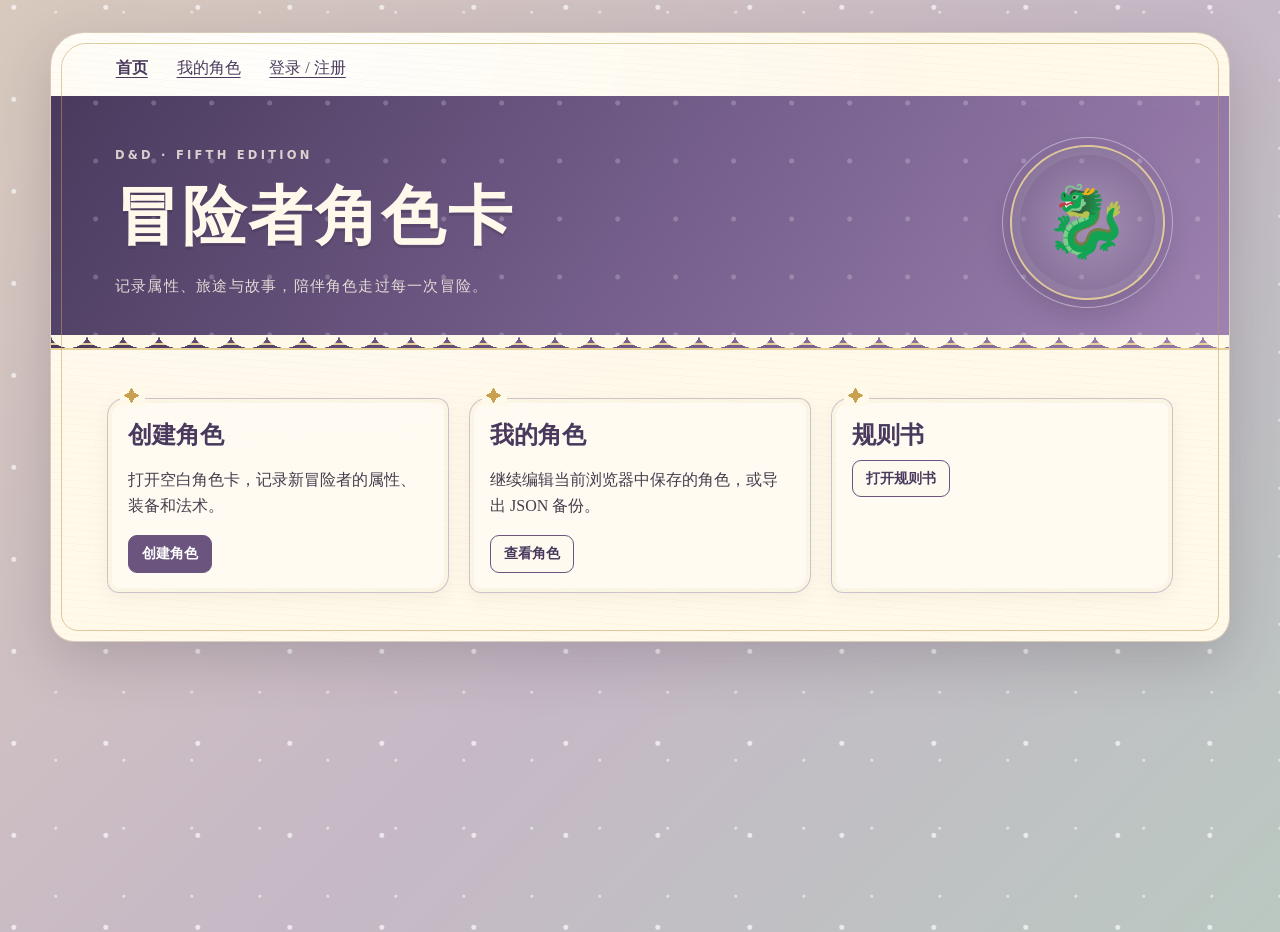
<file: index.html>
<!doctype html>
<html lang="zh-CN">
<head>
  <meta charset="utf-8">
  <meta name="viewport" content="width=device-width, initial-scale=1">
  <title>冒险者角色卡</title>
  <link rel="stylesheet" href="css/site.css">
</head>
<body>
  <main class="sheet">
    <nav aria-label="网站导航"><a aria-current="page" href="index.html">首页</a><a href="characters.html">我的角色</a><a href="account.html">登录 / 注册</a></nav>
    <header class="hero">
      <div><p class="eyebrow">D&D · FIFTH EDITION</p><h1>冒险者角色卡</h1><p class="hero-note">记录属性、旅途与故事，陪伴角色走过每一次冒险。</p></div>
      <div class="dragon" aria-hidden="true">🐉</div>
    </header>
    <section class="content grid" aria-label="角色卡工具">
      <article class="panel"><h2>创建角色</h2><p>打开空白角色卡，记录新冒险者的属性、装备和法术。</p><a class="button primary" href="character.html?mode=new">创建角色</a></article>
      <article class="panel"><h2>我的角色</h2><p>继续编辑当前浏览器中保存的角色，或导出 JSON 备份。</p><a class="button" href="characters.html">查看角色</a></article>
      <article class="panel"><h2>规则书</h2><a class="button" href="rules.html">打开规则书</a></article>
    </section>
  </main>
</body>
</html>
</file>
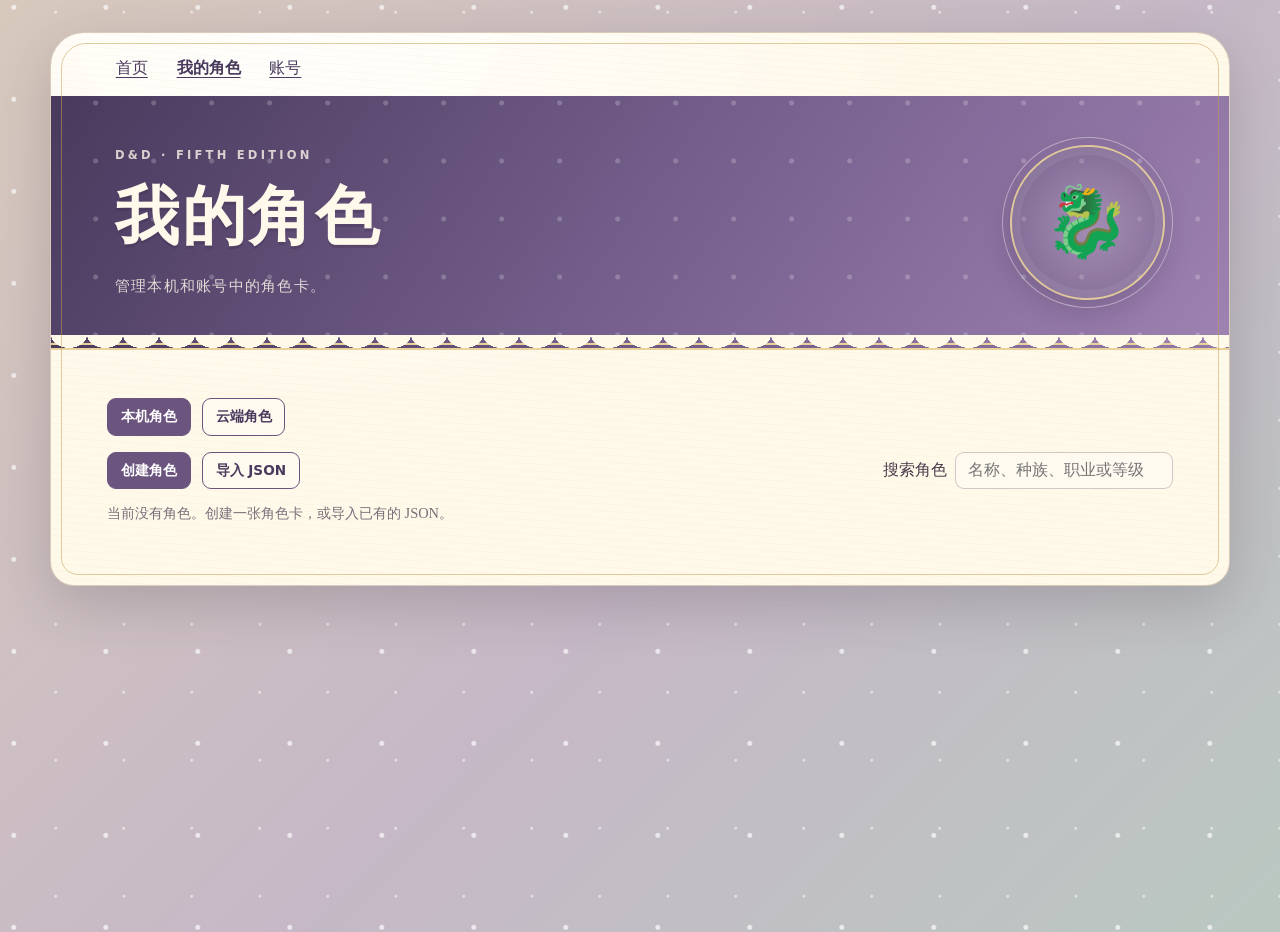
<file: characters.html>
<!doctype html>
<html lang="zh-CN">
<head>
  <meta charset="utf-8">
  <meta name="viewport" content="width=device-width, initial-scale=1">
  <title>我的角色 · 冒险者角色卡</title>
  <link rel="stylesheet" href="css/site.css">
  <script src="js/cloud.js" defer></script>
  <script src="js/db.js" defer></script>
  <script src="js/characters.js" defer></script>
</head>
<body>
  <main class="sheet">
    <nav aria-label="网站导航"><a href="index.html">首页</a><a aria-current="page" href="characters.html">我的角色</a><a href="account.html">账号</a></nav>
    <header class="hero">
      <div><p class="eyebrow">D&D · FIFTH EDITION</p><h1>我的角色</h1><p class="hero-note">管理本机和账号中的角色卡。</p></div>
      <div class="dragon" aria-hidden="true">🐉</div>
    </header>
    <section class="content" aria-label="角色存档">
      <div class="actions storage-tabs" aria-label="存档位置">
        <a id="local-tab" class="button" href="characters.html">本机角色</a>
        <a id="cloud-tab" class="button" href="characters.html?storage=cloud">云端角色</a>
        <span id="cloud-account"></span>
      </div>
      <div id="character-actions" class="actions">
        <a class="button primary" href="character.html?mode=new">创建角色</a>
        <a class="button" href="character.html?mode=import">导入 JSON</a>
        <label>搜索角色 <input id="search" type="search" placeholder="名称、种族、职业或等级"></label>
      </div>
      <p id="status" role="status">正在读取本地角色…</p>
      <div id="characters" class="grid"></div>
      <noscript>请启用 JavaScript 以读取本地角色。</noscript>
    </section>
  </main>
</body>
</html>
</file>
<file: css/site.css>
:root{--ink:#493c4c;--muted:#796e79;--paper:#fff9ea;--purple:#6b557f;--deep:#493a5d;--lav:#b8a3d0;--gold:#c99f50;--sage:#8fa590;--rose:#c98493;--line:rgba(89,66,89,.28);--shadow:0 18px 55px rgba(52,38,49,.2)}
*{box-sizing:border-box}
body{margin:0;min-height:100vh;color:var(--ink);font-family:"Noto Serif SC","Songti SC",STSong,Georgia,serif;background:radial-gradient(circle at 15% 8%,#ffffffa8 0 2px,transparent 3px),radial-gradient(circle at 82% 18%,#ffffff80 0 1px,transparent 2px),linear-gradient(135deg,#d8c9bd,#c6b8c6 55%,#bac8c1);background-size:92px 92px,68px 68px,auto}
.sheet{--hp-tint:transparent;width:min(1180px,calc(100% - 2.5rem));margin:2rem auto 5rem;position:relative;overflow:hidden;border:1px solid #74523747;border-radius:34px 34px 24px 24px;box-shadow:var(--shadow);background:linear-gradient(var(--hp-tint),var(--hp-tint)),repeating-linear-gradient(4deg,#79573806 0 1px,transparent 1px 7px),radial-gradient(ellipse at 20% 0%,#ffffffe0,transparent 48%),var(--paper);transition:filter .55s ease,box-shadow .55s ease}
.sheet:before{content:"";position:absolute;inset:10px;border:1px solid #c69e5185;border-radius:25px 25px 17px 17px;pointer-events:none;z-index:5}
.hero{min-height:250px;position:relative;display:grid;grid-template-columns:1fr auto;align-items:center;gap:2rem;padding:3.1rem 4rem 2.7rem;color:#fff9ec;background:radial-gradient(circle at 77% 12%,#ffffff35 0 2px,transparent 3px),linear-gradient(125deg,var(--deep),#78618f 55%,#9e82b1);background-size:58px 58px,auto;border-bottom:7px double #ead39a}
.hero:after{content:"";position:absolute;left:0;right:0;bottom:-15px;height:23px;background:radial-gradient(18px 13px at 18px 0,var(--paper) 98%,transparent 100%) repeat-x;background-size:36px 23px}
.eyebrow{margin:0 0 .65rem;letter-spacing:.28em;font:700 .72rem/1.2 system-ui,sans-serif;opacity:.78}
h1{margin:0;font-size:clamp(2.3rem,5vw,4.8rem);letter-spacing:.04em;text-shadow:0 3px 0 #34274140}
.hero-note{margin:1rem 0 0;font-size:.96rem;opacity:.82;letter-spacing:.08em}
.dragon{width:clamp(105px,14vw,155px);aspect-ratio:1;display:grid;place-items:center;position:relative;border-radius:50%;color:#fff9ec;font:4.3rem/1 "Segoe UI Emoji","Apple Color Emoji",sans-serif;border:2px solid #ead39a;outline:1px solid #ffffff73;outline-offset:7px;background:radial-gradient(circle,#ffffff35,#37294645);box-shadow:inset 0 0 0 8px #ffffff14,0 12px 28px #281c3138;transform:rotate(3deg);opacity:.88}
.panel{position:relative;padding:1.2rem 1.25rem;border:1px solid #6f588559;border-radius:18px 12px;background:#fffdf6aa;box-shadow:inset 0 0 0 4px #ead39a2e,0 5px 18px #4e3d480f}
.panel:before{content:"✦";position:absolute;left:.72rem;top:-.74rem;color:var(--gold);background:var(--paper);padding:0 .3rem}

nav, .actions { display: flex; align-items: center; flex-wrap: wrap; gap: .7rem; }
nav { padding: 1.2rem 3.5rem .7rem; }
nav a { color: var(--deep); padding: .35rem .55rem; text-underline-offset: .25em; }
nav [aria-current] { font-weight: 700; }
.content { padding: 3rem 3.5rem; }
.grid { display: grid; grid-template-columns: repeat(auto-fit, minmax(min(100%, 16rem), 1fr)); gap: 1.25rem; }
.panel h2 { margin: 0 0 .6rem; color: var(--deep); overflow-wrap: anywhere; }
.panel p { line-height: 1.65; overflow-wrap: anywhere; }
.button { display: inline-block; color: var(--deep); background: #fffaf0; border: 1px solid var(--purple); border-radius: 9px; padding: .55rem .8rem; font: 700 .85rem/1.3 system-ui, sans-serif; text-decoration: none; cursor: pointer; }
.button:hover { background: #efe4f4; }
.button.primary { background: var(--purple); color: white; }
.button.primary:hover { background: var(--deep); }
:focus-visible { outline: 2px solid var(--purple); outline-offset: 3px; }
.actions label { display: flex; align-items: center; flex-wrap: wrap; gap: .5rem; margin-left: auto; }
input[type=search] { max-width: 100%; padding: .55rem .75rem; font: inherit; color: var(--ink); background: #fffaf0; border: 1px solid var(--line); border-radius: 9px; }
#characters { grid-template-columns: minmax(0, 1fr); gap: .8rem; }
.character-card {
  display: grid;
  grid-template-areas: "summary" "actions";
  gap: .55rem 1rem;
  align-content: center;
  padding: .85rem 1rem;
}
.character-card.has-portrait {
  grid-template-columns: minmax(0, 1fr) clamp(6rem, 19%, 10.5rem);
  grid-template-areas: "summary portrait" "actions portrait";
}
.character-summary { grid-area: summary; min-width: 0; align-self: end; }
.character-summary h2 { margin: 0 0 .2rem; font-size: 1.25rem; }
.character-summary p { margin: .15rem 0 0; line-height: 1.4; }
.character-card .actions { grid-area: actions; align-self: start; gap: .4rem; }
.character-card .portrait {
  grid-area: portrait;
  align-self: center;
  display: block;
  width: 100%;
  aspect-ratio: 4 / 3;
  object-fit: contain;
  border-radius: 9px;
  background: #efe6de;
}
@media (max-width: 640px) {
  .character-card { padding: .75rem; column-gap: .6rem; }
  .character-card.has-portrait {
    grid-template-columns: minmax(0, 1fr) 5.5rem;
    grid-template-areas: "summary portrait" "actions actions";
  }
  .character-summary { align-self: center; }
}
.details, #status { color: var(--muted); font-size: .9rem; }
@media (max-width: 640px) {
  .sheet { width: calc(100% - 1rem); margin: .5rem auto 2rem; }
  nav, .content { padding-inline: 1.5rem; }
  .hero { min-height: 0; padding: 2.4rem 1.5rem; gap: 1rem; }
  .dragon { width: 62px; font-size: 2rem; outline-offset: 4px; }
  .actions label { margin-left: 0; }
}


[hidden] { display: none !important; }
.storage-tabs { margin-bottom: 1rem; }
#cloud-account { color: var(--muted); overflow-wrap: anywhere; }
.account-panel { max-width: 32rem; margin-inline: auto; }
.account-panel label { display: block; margin: .8rem 0 .3rem; }
.account-panel input { width: 100%; border: 1px solid var(--line); border-radius: 9px; background: #fffaf0; padding: .55rem .75rem; font: inherit; color: var(--ink); }
.account-panel form .actions { margin-top: 1rem; }
</file>
